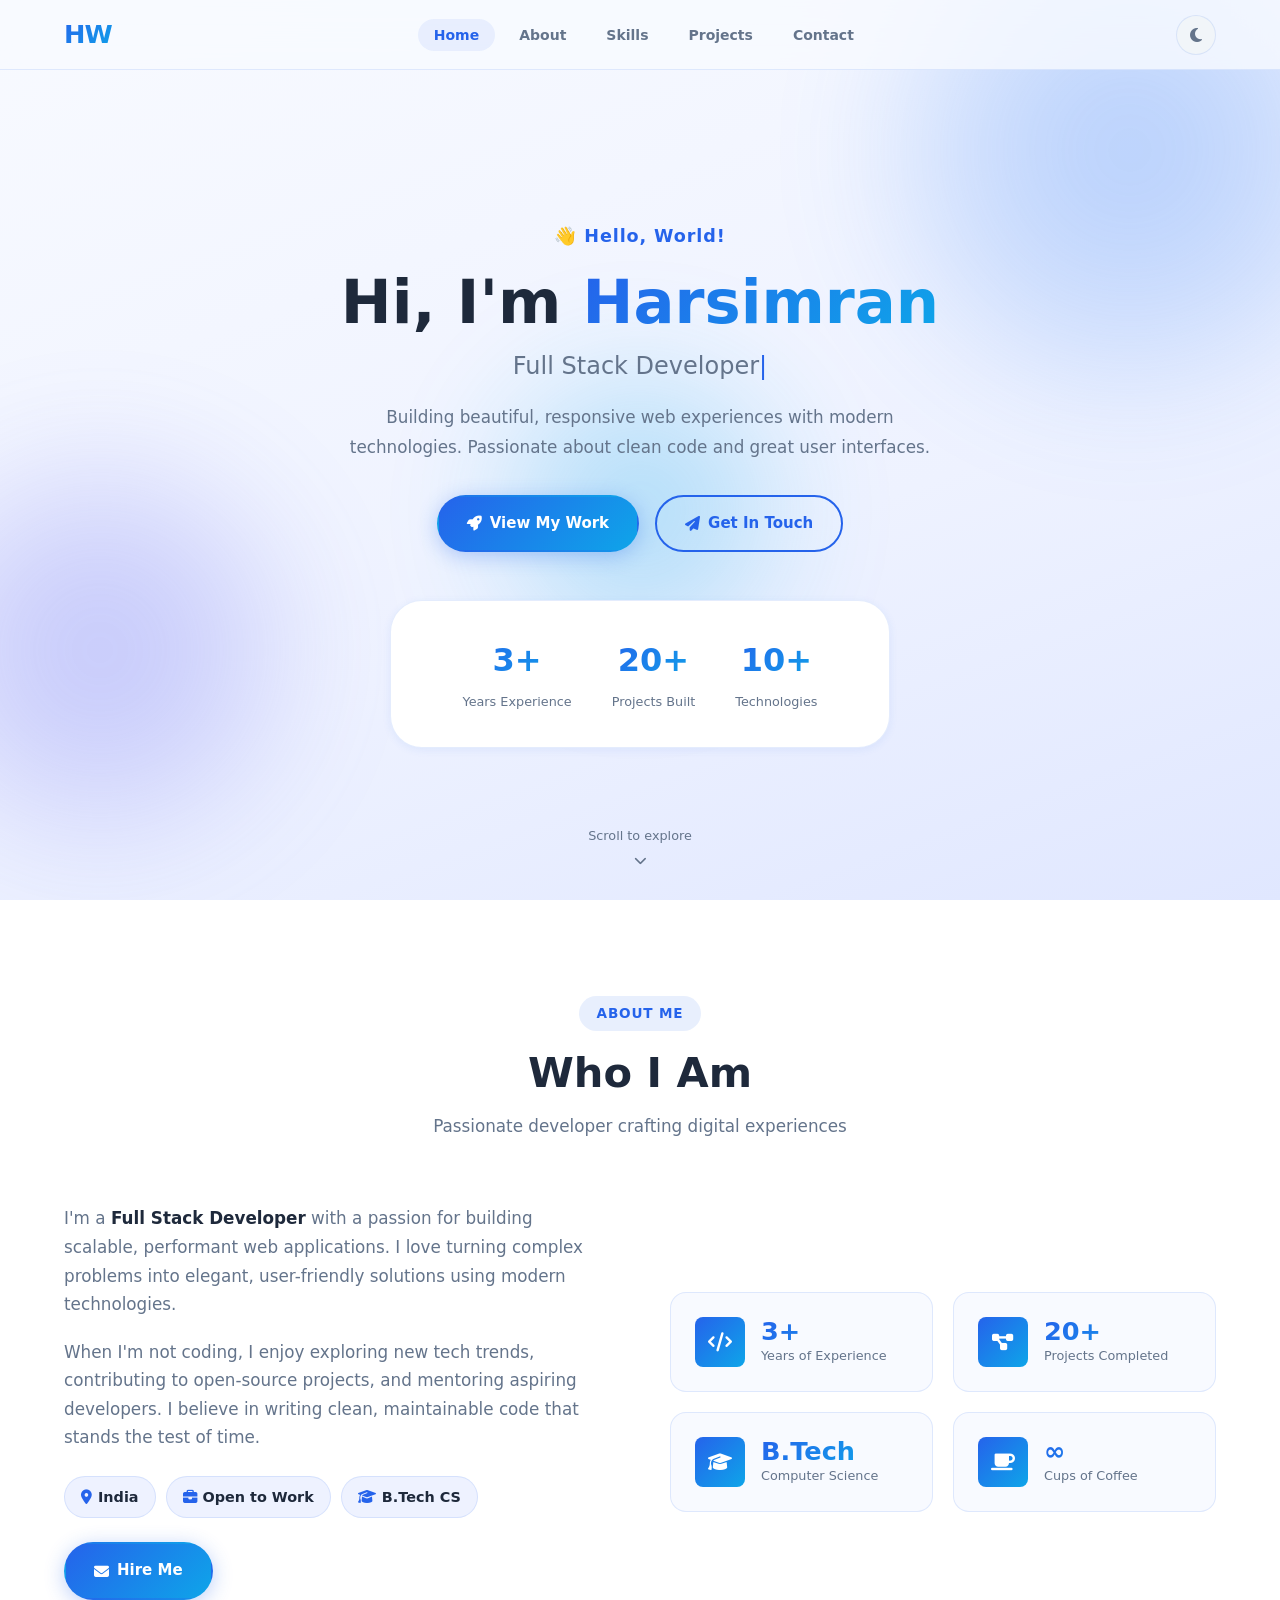
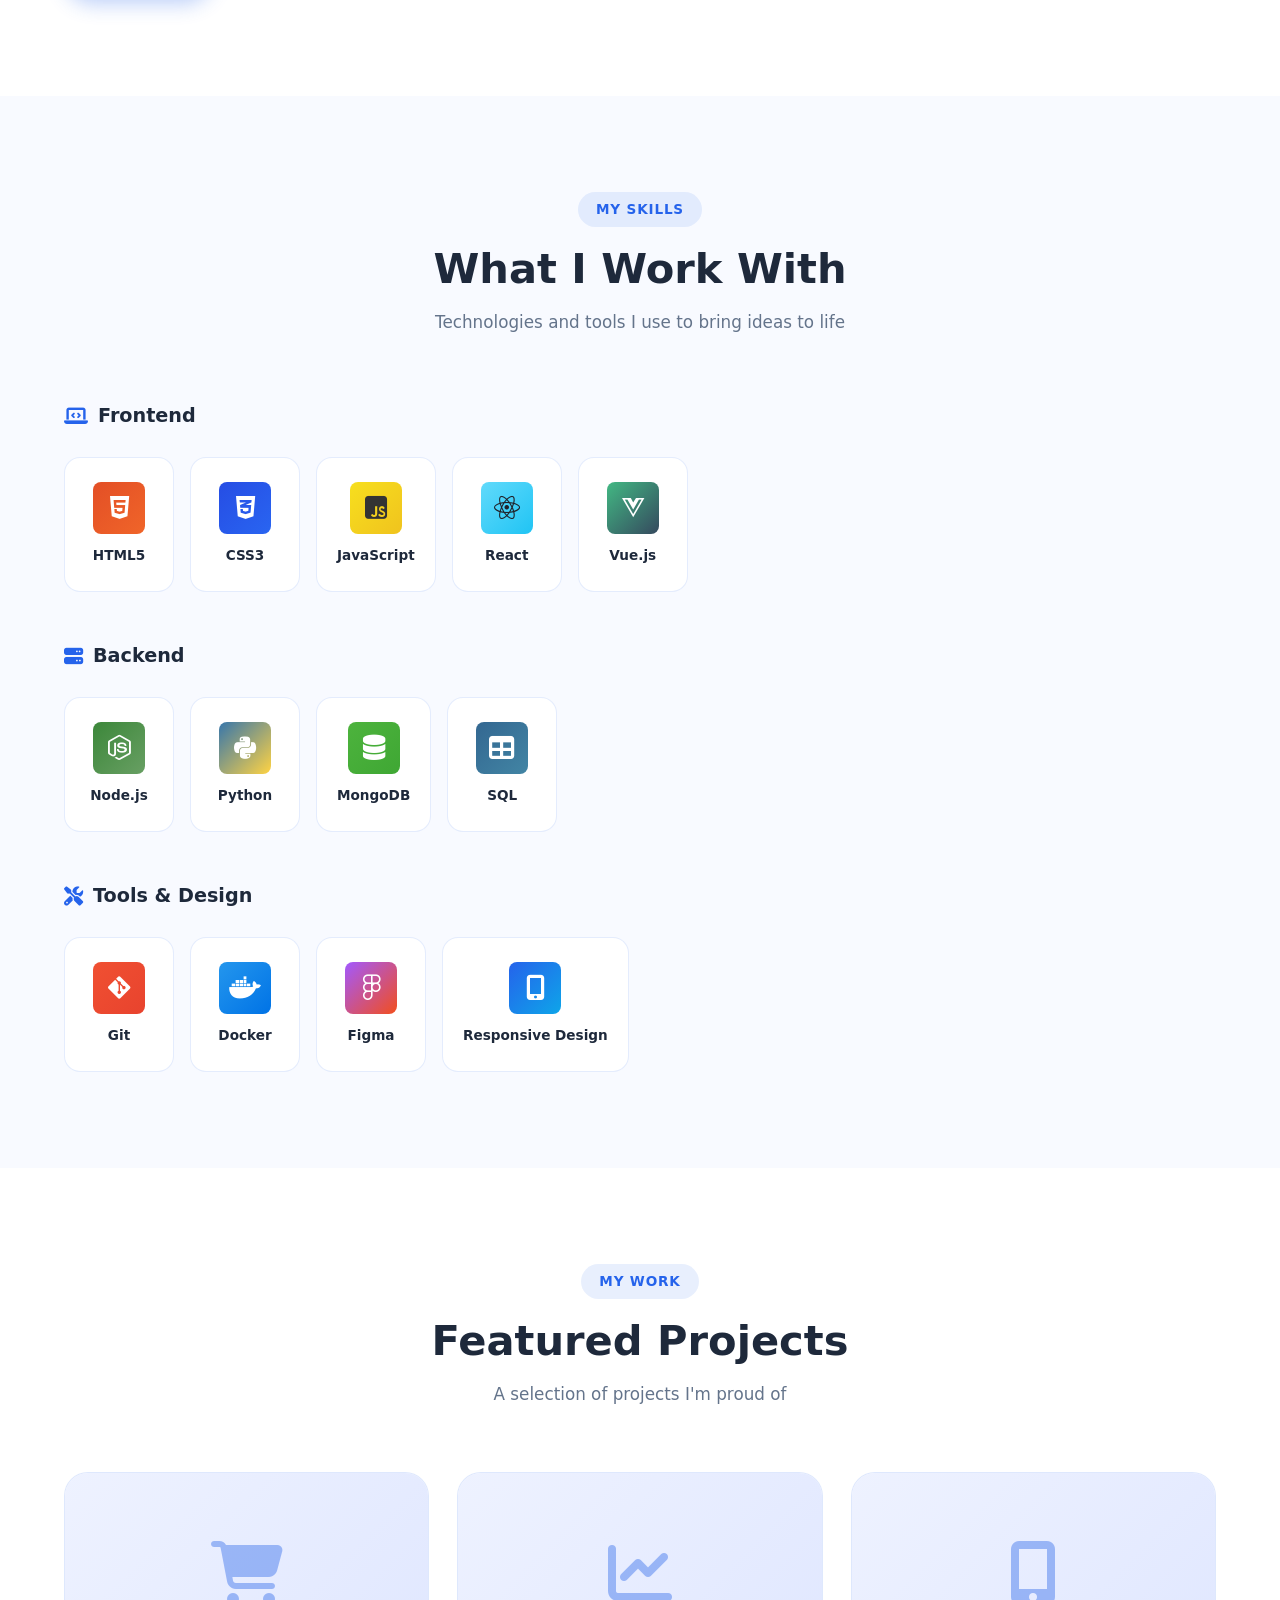
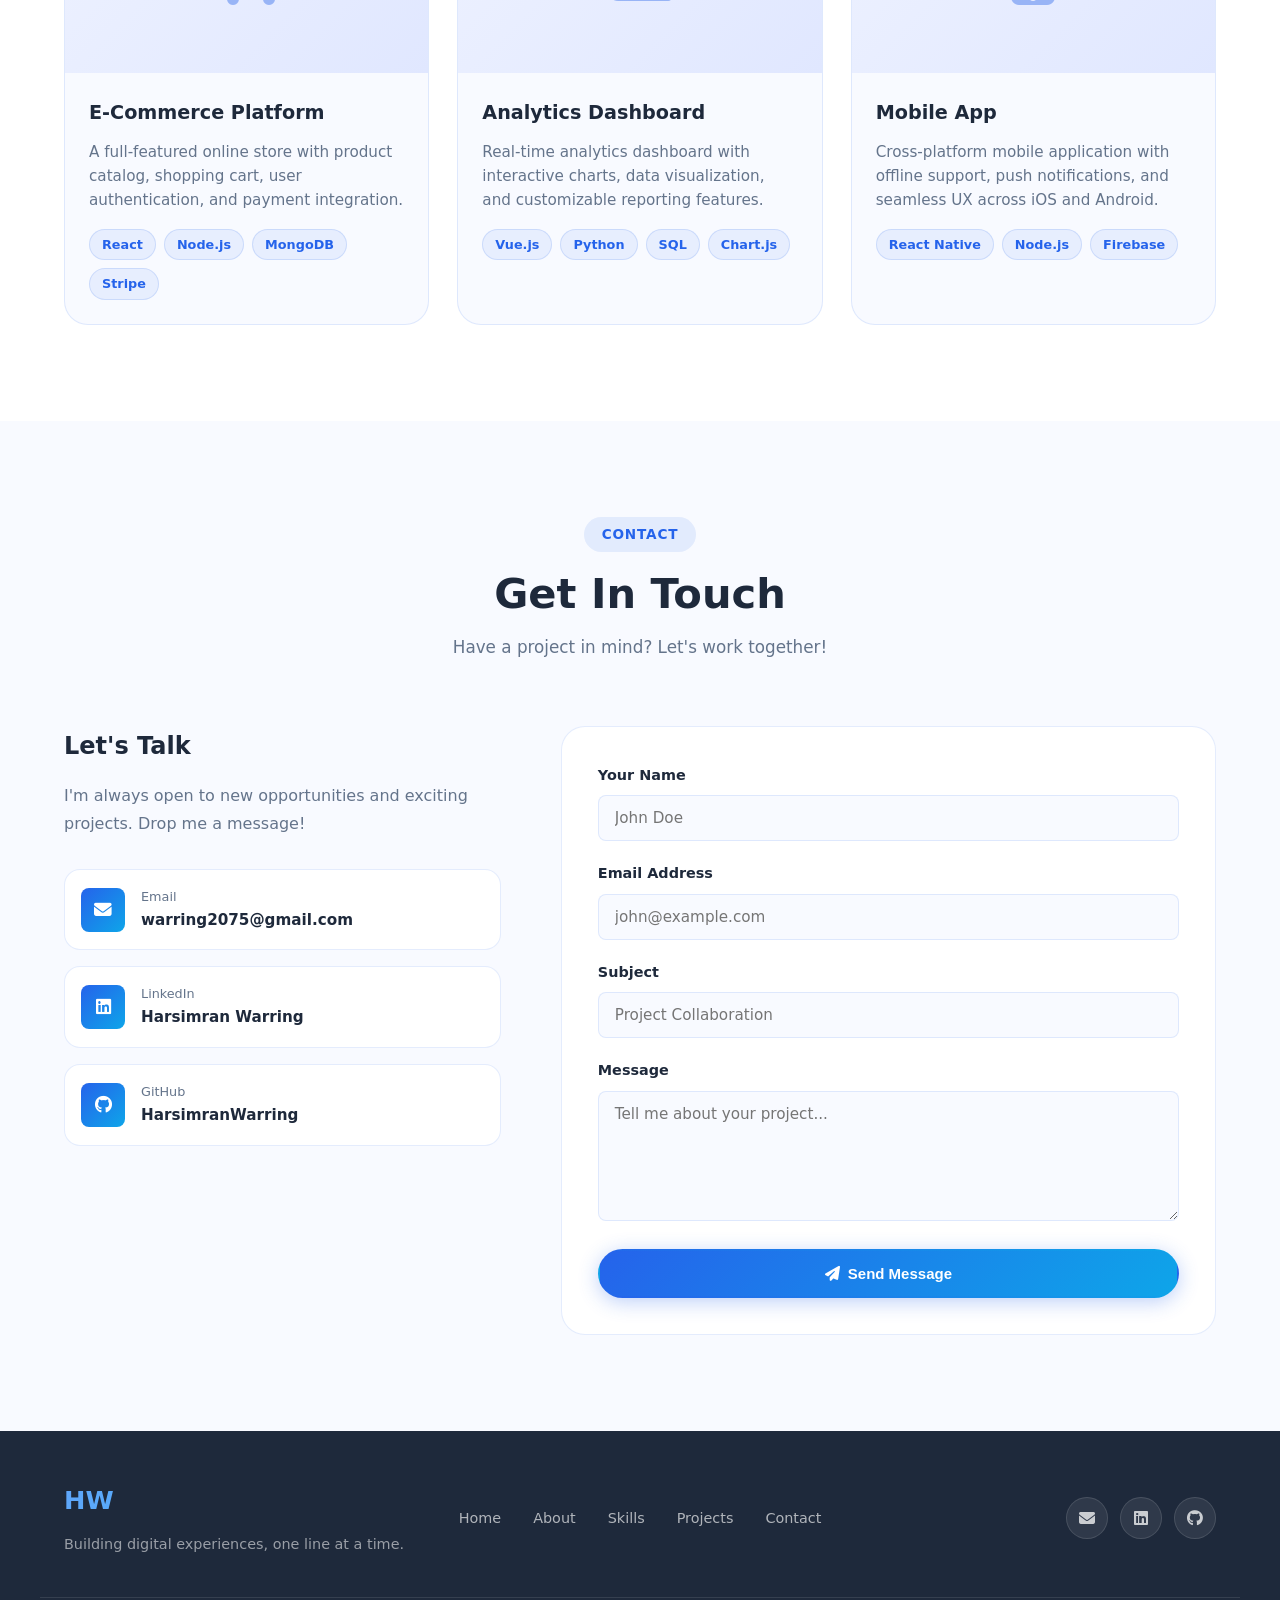
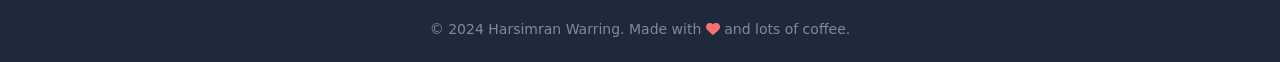
<file: index.html>
<!DOCTYPE html>
<html lang="en" data-theme="light">
<head>
    <meta charset="UTF-8">
    <meta name="viewport" content="width=device-width, initial-scale=1.0">
    <meta name="description" content="Harsimran Warring - Full Stack Developer & UI/UX Designer portfolio">
    <title>Harsimran Warring - Portfolio</title>
    <link rel="stylesheet" href="css/style.css">
    <link rel="stylesheet" href="css/animations.css">
    <link rel="stylesheet" href="css/responsive.css">
    <link rel="stylesheet" href="css/themes.css">
    <link rel="stylesheet" href="https://cdnjs.cloudflare.com/ajax/libs/font-awesome/6.4.0/css/all.min.css">
</head>
<body>

    <!-- ===== NAVBAR ===== -->
    <nav class="navbar" id="navbar">
        <div class="nav-container">
            <a href="#home" class="logo" data-scroll>HW</a>
            <ul class="nav-menu" id="nav-menu">
                <li><a href="#home"     class="nav-link" data-scroll>Home</a></li>
                <li><a href="#about"    class="nav-link" data-scroll>About</a></li>
                <li><a href="#skills"   class="nav-link" data-scroll>Skills</a></li>
                <li><a href="#projects" class="nav-link" data-scroll>Projects</a></li>
                <li><a href="#contact"  class="nav-link" data-scroll>Contact</a></li>
            </ul>
            <div class="nav-actions">
                <button class="theme-toggle" id="theme-toggle" aria-label="Toggle dark/light mode">
                    <i class="fas fa-moon" id="theme-icon"></i>
                </button>
                <button class="hamburger" id="hamburger" aria-label="Toggle navigation" aria-expanded="false">
                    <span></span>
                    <span></span>
                    <span></span>
                </button>
            </div>
        </div>
    </nav>

    <!-- ===== HERO SECTION ===== -->
    <section class="hero" id="home">
        <div class="hero-bg-shapes">
            <div class="shape shape-1"></div>
            <div class="shape shape-2"></div>
            <div class="shape shape-3"></div>
        </div>
        <div class="container hero-container">
            <div class="hero-text animate-slide-up">
                <p class="hero-greeting">👋 Hello, World!</p>
                <h1>Hi, I'm <span class="gradient-text">Harsimran</span></h1>
                <h2 class="hero-subtitle">
                    <span class="typed-text" id="typed-text"></span><span class="cursor">|</span>
                </h2>
                <p class="hero-description">
                    Building beautiful, responsive web experiences with modern technologies.
                    Passionate about clean code and great user interfaces.
                </p>
                <div class="hero-buttons">
                    <a href="#projects" class="btn btn-primary" data-scroll>
                        <i class="fas fa-rocket"></i> View My Work
                    </a>
                    <a href="#contact" class="btn btn-secondary" data-scroll>
                        <i class="fas fa-paper-plane"></i> Get In Touch
                    </a>
                </div>
                <div class="hero-stats">
                    <div class="stat-item">
                        <span class="stat-number">3+</span>
                        <span class="stat-label">Years Experience</span>
                    </div>
                    <div class="stat-item">
                        <span class="stat-number">20+</span>
                        <span class="stat-label">Projects Built</span>
                    </div>
                    <div class="stat-item">
                        <span class="stat-number">10+</span>
                        <span class="stat-label">Technologies</span>
                    </div>
                </div>
            </div>
        </div>
        <div class="scroll-indicator" id="scroll-indicator">
            <span>Scroll to explore</span>
            <i class="fas fa-chevron-down bounce"></i>
        </div>
    </section>

    <!-- ===== ABOUT SECTION ===== -->
    <section class="section about-section" id="about">
        <div class="container">
            <div class="section-header fade-in">
                <span class="section-tag">About Me</span>
                <h2 class="section-title">Who I Am</h2>
                <p class="section-subtitle">Passionate developer crafting digital experiences</p>
            </div>
            <div class="about-grid">
                <div class="about-text fade-in">
                    <p>
                        I'm a <strong>Full Stack Developer</strong> with a passion for building scalable,
                        performant web applications. I love turning complex problems into elegant,
                        user-friendly solutions using modern technologies.
                    </p>
                    <p>
                        When I'm not coding, I enjoy exploring new tech trends, contributing to
                        open-source projects, and mentoring aspiring developers. I believe in
                        writing clean, maintainable code that stands the test of time.
                    </p>
                    <div class="about-tags">
                        <span class="tag"><i class="fas fa-map-marker-alt"></i> India</span>
                        <span class="tag"><i class="fas fa-briefcase"></i> Open to Work</span>
                        <span class="tag"><i class="fas fa-graduation-cap"></i> B.Tech CS</span>
                    </div>
                    <a href="#contact" class="btn btn-primary" data-scroll style="margin-top: 1.5rem; display: inline-flex;">
                        <i class="fas fa-envelope"></i> Hire Me
                    </a>
                </div>
                <div class="about-stats fade-in">
                    <div class="stats-grid">
                        <div class="stat-card">
                            <div class="stat-icon"><i class="fas fa-code"></i></div>
                            <div class="stat-info">
                                <span class="stat-num">3+</span>
                                <span class="stat-desc">Years of Experience</span>
                            </div>
                        </div>
                        <div class="stat-card">
                            <div class="stat-icon"><i class="fas fa-project-diagram"></i></div>
                            <div class="stat-info">
                                <span class="stat-num">20+</span>
                                <span class="stat-desc">Projects Completed</span>
                            </div>
                        </div>
                        <div class="stat-card">
                            <div class="stat-icon"><i class="fas fa-graduation-cap"></i></div>
                            <div class="stat-info">
                                <span class="stat-num">B.Tech</span>
                                <span class="stat-desc">Computer Science</span>
                            </div>
                        </div>
                        <div class="stat-card">
                            <div class="stat-icon"><i class="fas fa-coffee"></i></div>
                            <div class="stat-info">
                                <span class="stat-num">∞</span>
                                <span class="stat-desc">Cups of Coffee</span>
                            </div>
                        </div>
                    </div>
                </div>
            </div>
        </div>
    </section>

    <!-- ===== SKILLS SECTION ===== -->
    <section class="section skills-section" id="skills">
        <div class="container">
            <div class="section-header fade-in">
                <span class="section-tag">My Skills</span>
                <h2 class="section-title">What I Work With</h2>
                <p class="section-subtitle">Technologies and tools I use to bring ideas to life</p>
            </div>
            <div class="skills-categories">
                <!-- Frontend -->
                <div class="skill-category fade-in">
                    <h3 class="category-title"><i class="fas fa-laptop-code"></i> Frontend</h3>
                    <div class="skills-grid">
                        <div class="skill-card">
                            <div class="skill-icon html"><i class="fab fa-html5"></i></div>
                            <span class="skill-name">HTML5</span>
                        </div>
                        <div class="skill-card">
                            <div class="skill-icon css"><i class="fab fa-css3-alt"></i></div>
                            <span class="skill-name">CSS3</span>
                        </div>
                        <div class="skill-card">
                            <div class="skill-icon js"><i class="fab fa-js-square"></i></div>
                            <span class="skill-name">JavaScript</span>
                        </div>
                        <div class="skill-card">
                            <div class="skill-icon react"><i class="fab fa-react"></i></div>
                            <span class="skill-name">React</span>
                        </div>
                        <div class="skill-card">
                            <div class="skill-icon vue"><i class="fab fa-vuejs"></i></div>
                            <span class="skill-name">Vue.js</span>
                        </div>
                    </div>
                </div>
                <!-- Backend -->
                <div class="skill-category fade-in">
                    <h3 class="category-title"><i class="fas fa-server"></i> Backend</h3>
                    <div class="skills-grid">
                        <div class="skill-card">
                            <div class="skill-icon node"><i class="fab fa-node-js"></i></div>
                            <span class="skill-name">Node.js</span>
                        </div>
                        <div class="skill-card">
                            <div class="skill-icon python"><i class="fab fa-python"></i></div>
                            <span class="skill-name">Python</span>
                        </div>
                        <div class="skill-card">
                            <div class="skill-icon mongo"><i class="fas fa-database"></i></div>
                            <span class="skill-name">MongoDB</span>
                        </div>
                        <div class="skill-card">
                            <div class="skill-icon sql"><i class="fas fa-table"></i></div>
                            <span class="skill-name">SQL</span>
                        </div>
                    </div>
                </div>
                <!-- Tools & Design -->
                <div class="skill-category fade-in">
                    <h3 class="category-title"><i class="fas fa-tools"></i> Tools & Design</h3>
                    <div class="skills-grid">
                        <div class="skill-card">
                            <div class="skill-icon git"><i class="fab fa-git-alt"></i></div>
                            <span class="skill-name">Git</span>
                        </div>
                        <div class="skill-card">
                            <div class="skill-icon docker"><i class="fab fa-docker"></i></div>
                            <span class="skill-name">Docker</span>
                        </div>
                        <div class="skill-card">
                            <div class="skill-icon figma"><i class="fab fa-figma"></i></div>
                            <span class="skill-name">Figma</span>
                        </div>
                        <div class="skill-card">
                            <div class="skill-icon responsive"><i class="fas fa-mobile-alt"></i></div>
                            <span class="skill-name">Responsive Design</span>
                        </div>
                    </div>
                </div>
            </div>
        </div>
    </section>

    <!-- ===== PROJECTS SECTION ===== -->
    <section class="section projects-section" id="projects">
        <div class="container">
            <div class="section-header fade-in">
                <span class="section-tag">My Work</span>
                <h2 class="section-title">Featured Projects</h2>
                <p class="section-subtitle">A selection of projects I'm proud of</p>
            </div>
            <div class="projects-grid">
                <!-- Project 1 -->
                <div class="project-card fade-in">
                    <div class="project-image">
                        <div class="project-placeholder">
                            <i class="fas fa-shopping-cart"></i>
                        </div>
                        <div class="project-overlay">
                            <a href="#" class="project-btn" aria-label="View live demo">
                                <i class="fas fa-external-link-alt"></i> Live Demo
                            </a>
                            <a href="https://github.com/HarsimranWarring" class="project-btn" target="_blank" rel="noopener noreferrer" aria-label="View source code">
                                <i class="fab fa-github"></i> Code
                            </a>
                        </div>
                    </div>
                    <div class="project-info">
                        <h3 class="project-title">E-Commerce Platform</h3>
                        <p class="project-description">
                            A full-featured online store with product catalog, shopping cart,
                            user authentication, and payment integration.
                        </p>
                        <div class="project-tags">
                            <span class="tech-tag">React</span>
                            <span class="tech-tag">Node.js</span>
                            <span class="tech-tag">MongoDB</span>
                            <span class="tech-tag">Stripe</span>
                        </div>
                    </div>
                </div>
                <!-- Project 2 -->
                <div class="project-card fade-in">
                    <div class="project-image">
                        <div class="project-placeholder">
                            <i class="fas fa-chart-line"></i>
                        </div>
                        <div class="project-overlay">
                            <a href="#" class="project-btn" aria-label="View live demo">
                                <i class="fas fa-external-link-alt"></i> Live Demo
                            </a>
                            <a href="https://github.com/HarsimranWarring" class="project-btn" target="_blank" rel="noopener noreferrer" aria-label="View source code">
                                <i class="fab fa-github"></i> Code
                            </a>
                        </div>
                    </div>
                    <div class="project-info">
                        <h3 class="project-title">Analytics Dashboard</h3>
                        <p class="project-description">
                            Real-time analytics dashboard with interactive charts, data
                            visualization, and customizable reporting features.
                        </p>
                        <div class="project-tags">
                            <span class="tech-tag">Vue.js</span>
                            <span class="tech-tag">Python</span>
                            <span class="tech-tag">SQL</span>
                            <span class="tech-tag">Chart.js</span>
                        </div>
                    </div>
                </div>
                <!-- Project 3 -->
                <div class="project-card fade-in">
                    <div class="project-image">
                        <div class="project-placeholder">
                            <i class="fas fa-mobile-alt"></i>
                        </div>
                        <div class="project-overlay">
                            <a href="#" class="project-btn" aria-label="View live demo">
                                <i class="fas fa-external-link-alt"></i> Live Demo
                            </a>
                            <a href="https://github.com/HarsimranWarring" class="project-btn" target="_blank" rel="noopener noreferrer" aria-label="View source code">
                                <i class="fab fa-github"></i> Code
                            </a>
                        </div>
                    </div>
                    <div class="project-info">
                        <h3 class="project-title">Mobile App</h3>
                        <p class="project-description">
                            Cross-platform mobile application with offline support, push
                            notifications, and seamless UX across iOS and Android.
                        </p>
                        <div class="project-tags">
                            <span class="tech-tag">React Native</span>
                            <span class="tech-tag">Node.js</span>
                            <span class="tech-tag">Firebase</span>
                        </div>
                    </div>
                </div>
            </div>
        </div>
    </section>

    <!-- ===== CONTACT SECTION ===== -->
    <section class="section contact-section" id="contact">
        <div class="container">
            <div class="section-header fade-in">
                <span class="section-tag">Contact</span>
                <h2 class="section-title">Get In Touch</h2>
                <p class="section-subtitle">Have a project in mind? Let's work together!</p>
            </div>
            <div class="contact-grid">
                <!-- Contact Info -->
                <div class="contact-info fade-in">
                    <h3>Let's Talk</h3>
                    <p>I'm always open to new opportunities and exciting projects. Drop me a message!</p>
                    <div class="contact-links">
                        <a href="mailto:warring2075@gmail.com" class="contact-link">
                            <div class="contact-link-icon"><i class="fas fa-envelope"></i></div>
                            <div class="contact-link-text">
                                <span class="link-label">Email</span>
                                <span class="link-value">warring2075@gmail.com</span>
                            </div>
                        </a>
                        <a href="https://linkedin.com" class="contact-link" target="_blank" rel="noopener noreferrer">
                            <div class="contact-link-icon"><i class="fab fa-linkedin"></i></div>
                            <div class="contact-link-text">
                                <span class="link-label">LinkedIn</span>
                                <span class="link-value">Harsimran Warring</span>
                            </div>
                        </a>
                        <a href="https://github.com/HarsimranWarring" class="contact-link" target="_blank" rel="noopener noreferrer">
                            <div class="contact-link-icon"><i class="fab fa-github"></i></div>
                            <div class="contact-link-text">
                                <span class="link-label">GitHub</span>
                                <span class="link-value">HarsimranWarring</span>
                            </div>
                        </a>
                    </div>
                </div>
                <!-- Contact Form -->
                <div class="contact-form-wrapper fade-in">
                    <form id="contact-form" class="contact-form" novalidate>
                        <div class="form-group">
                            <label for="name">Your Name</label>
                            <input type="text" id="name" name="name" placeholder="John Doe" required>
                        </div>
                        <div class="form-group">
                            <label for="email">Email Address</label>
                            <input type="email" id="email" name="email" placeholder="john@example.com" required>
                        </div>
                        <div class="form-group">
                            <label for="subject">Subject</label>
                            <input type="text" id="subject" name="subject" placeholder="Project Collaboration" required>
                        </div>
                        <div class="form-group">
                            <label for="message">Message</label>
                            <textarea id="message" name="message" rows="5" placeholder="Tell me about your project..." required></textarea>
                        </div>
                        <button type="submit" class="btn btn-primary btn-full">
                            <i class="fas fa-paper-plane"></i> Send Message
                        </button>
                    </form>
                    <div id="form-success" class="form-success" hidden>
                        <i class="fas fa-check-circle"></i>
                        <h4>Message Sent!</h4>
                        <p>Thank you for reaching out. I'll get back to you soon!</p>
                    </div>
                </div>
            </div>
        </div>
    </section>

    <!-- ===== FOOTER ===== -->
    <footer class="footer">
        <div class="container footer-content">
            <div class="footer-left">
                <span class="footer-logo">HW</span>
                <p>Building digital experiences, one line at a time.</p>
            </div>
            <div class="footer-links">
                <a href="#home"     class="footer-nav-link" data-scroll>Home</a>
                <a href="#about"    class="footer-nav-link" data-scroll>About</a>
                <a href="#skills"   class="footer-nav-link" data-scroll>Skills</a>
                <a href="#projects" class="footer-nav-link" data-scroll>Projects</a>
                <a href="#contact"  class="footer-nav-link" data-scroll>Contact</a>
            </div>
            <div class="footer-social">
                <a href="mailto:warring2075@gmail.com" class="social-link" aria-label="Email">
                    <i class="fas fa-envelope"></i>
                </a>
                <a href="https://linkedin.com" class="social-link" target="_blank" rel="noopener noreferrer" aria-label="LinkedIn">
                    <i class="fab fa-linkedin"></i>
                </a>
                <a href="https://github.com/HarsimranWarring" class="social-link" target="_blank" rel="noopener noreferrer" aria-label="GitHub">
                    <i class="fab fa-github"></i>
                </a>
            </div>
        </div>
        <div class="footer-bottom">
            <p>&copy; 2024 Harsimran Warring. Made with <i class="fas fa-heart"></i> and lots of coffee.</p>
        </div>
    </footer>

    <!-- Back to top button -->
    <button class="back-to-top" id="back-to-top" aria-label="Back to top">
        <i class="fas fa-chevron-up"></i>
    </button>

    <script src="js/smooth-scroll.js"></script>
    <script src="js/theme.js"></script>
    <script src="js/animations.js"></script>
    <script src="js/main.js"></script>
</body>
</html>
</file>
<file: css/style.css>
/* ===== CSS RESET & BASE ===== */
*, *::before, *::after {
    margin: 0;
    padding: 0;
    box-sizing: border-box;
}

:root {
    /* Colors */
    --primary:       #2563eb;
    --primary-dark:  #1d4ed8;
    --secondary:     #0ea5e9;
    --accent:        #6366f1;

    /* Light theme */
    --bg:            #f8faff;
    --bg-secondary:  #eef2ff;
    --surface:       #ffffff;
    --surface-alt:   #f1f5f9;
    --text:          #1e293b;
    --text-muted:    #64748b;
    --border:        rgba(37, 99, 235, 0.12);

    /* Shadows */
    --shadow-sm:     0 2px 8px rgba(37, 99, 235, 0.08);
    --shadow-md:     0 8px 30px rgba(37, 99, 235, 0.12);
    --shadow-lg:     0 20px 60px rgba(37, 99, 235, 0.16);

    /* Spacing */
    --section-padding: 6rem 0;
    --nav-height: 70px;

    /* Transitions */
    --transition: 0.3s ease;

    /* Radius */
    --radius-sm:  8px;
    --radius-md:  16px;
    --radius-lg:  24px;
    --radius-xl:  32px;
}

html {
    scroll-behavior: smooth;
    font-size: 16px;
}

body {
    font-family: 'Segoe UI', system-ui, -apple-system, sans-serif;
    background: var(--bg);
    color: var(--text);
    line-height: 1.7;
    overflow-x: hidden;
}

.container {
    max-width: 1200px;
    margin: 0 auto;
    padding: 0 24px;
}

img { max-width: 100%; display: block; }
a  { text-decoration: none; color: inherit; }
ul { list-style: none; }

/* ===== TYPOGRAPHY ===== */
h1 { font-size: clamp(2.4rem, 5vw, 3.8rem); font-weight: 800; line-height: 1.15; }
h2 { font-size: clamp(1.8rem, 3.5vw, 2.6rem); font-weight: 700; line-height: 1.25; }
h3 { font-size: clamp(1.1rem, 2vw, 1.4rem); font-weight: 600; }

.gradient-text {
    background: linear-gradient(135deg, var(--primary), var(--secondary));
    -webkit-background-clip: text;
    -webkit-text-fill-color: transparent;
    background-clip: text;
}

/* ===== BUTTONS ===== */
.btn {
    display: inline-flex;
    align-items: center;
    gap: 8px;
    padding: 14px 28px;
    border-radius: 50px;
    font-size: 15px;
    font-weight: 600;
    cursor: pointer;
    border: 2px solid transparent;
    transition: all var(--transition);
    white-space: nowrap;
}

.btn-primary {
    background: linear-gradient(135deg, var(--primary), var(--secondary));
    color: #fff;
    box-shadow: 0 4px 20px rgba(37, 99, 235, 0.3);
}
.btn-primary:hover {
    transform: translateY(-2px);
    box-shadow: 0 8px 30px rgba(37, 99, 235, 0.45);
}

.btn-secondary {
    background: transparent;
    color: var(--primary);
    border-color: var(--primary);
}
.btn-secondary:hover {
    background: var(--primary);
    color: #fff;
    transform: translateY(-2px);
    box-shadow: 0 8px 30px rgba(37, 99, 235, 0.3);
}

.btn-full { width: 100%; justify-content: center; }

/* ===== NAVBAR ===== */
.navbar {
    position: fixed;
    top: 0;
    left: 0;
    right: 0;
    z-index: 1000;
    height: var(--nav-height);
    background: rgba(248, 250, 255, 0.8);
    backdrop-filter: blur(20px);
    -webkit-backdrop-filter: blur(20px);
    border-bottom: 1px solid var(--border);
    transition: all var(--transition);
}

.navbar.scrolled {
    background: rgba(248, 250, 255, 0.95);
    box-shadow: var(--shadow-md);
}

.nav-container {
    max-width: 1200px;
    margin: 0 auto;
    padding: 0 24px;
    height: 100%;
    display: flex;
    align-items: center;
    justify-content: space-between;
}

.logo {
    font-size: 1.6rem;
    font-weight: 800;
    background: linear-gradient(135deg, var(--primary), var(--secondary));
    -webkit-background-clip: text;
    -webkit-text-fill-color: transparent;
    background-clip: text;
    letter-spacing: -1px;
    transition: transform var(--transition);
}
.logo:hover { transform: scale(1.05); }

.nav-menu {
    display: flex;
    align-items: center;
    gap: 8px;
}

.nav-link {
    padding: 8px 16px;
    border-radius: 50px;
    font-weight: 600;
    font-size: 14px;
    color: var(--text-muted);
    transition: all var(--transition);
    position: relative;
}
.nav-link:hover,
.nav-link.active {
    color: var(--primary);
    background: rgba(37, 99, 235, 0.08);
}

.nav-actions {
    display: flex;
    align-items: center;
    gap: 8px;
}

.theme-toggle {
    width: 40px;
    height: 40px;
    border-radius: 50%;
    background: var(--surface-alt);
    border: 1px solid var(--border);
    cursor: pointer;
    display: flex;
    align-items: center;
    justify-content: center;
    font-size: 16px;
    color: var(--text-muted);
    transition: all var(--transition);
}
.theme-toggle:hover {
    background: var(--primary);
    color: #fff;
    border-color: var(--primary);
    transform: rotate(15deg);
}

.hamburger {
    display: none;
    flex-direction: column;
    gap: 5px;
    cursor: pointer;
    background: none;
    border: none;
    padding: 6px;
}
.hamburger span {
    display: block;
    width: 24px;
    height: 2px;
    background: var(--text);
    border-radius: 2px;
    transition: all 0.3s ease;
}
.hamburger.active span:nth-child(1) { transform: translateY(7px) rotate(45deg); }
.hamburger.active span:nth-child(2) { opacity: 0; }
.hamburger.active span:nth-child(3) { transform: translateY(-7px) rotate(-45deg); }

/* ===== HERO SECTION ===== */
.hero {
    min-height: 100vh;
    display: flex;
    flex-direction: column;
    align-items: center;
    justify-content: center;
    position: relative;
    overflow: hidden;
    padding-top: var(--nav-height);
    background: linear-gradient(160deg, var(--bg) 0%, var(--bg-secondary) 60%, #e0e7ff 100%);
}

.hero-bg-shapes {
    position: absolute;
    inset: 0;
    pointer-events: none;
    overflow: hidden;
}

.shape {
    position: absolute;
    border-radius: 50%;
    opacity: 0.35;
    filter: blur(60px);
}
.shape-1 {
    width: 500px; height: 500px;
    background: radial-gradient(circle, #3b82f6, transparent);
    top: -100px; right: -100px;
}
.shape-2 {
    width: 400px; height: 400px;
    background: radial-gradient(circle, #6366f1, transparent);
    bottom: 50px; left: -100px;
}
.shape-3 {
    width: 300px; height: 300px;
    background: radial-gradient(circle, #0ea5e9, transparent);
    top: 40%; left: 50%;
    transform: translateX(-50%);
}

.hero-container {
    position: relative;
    z-index: 1;
    text-align: center;
    max-width: 800px;
}

.hero-greeting {
    font-size: 1.1rem;
    font-weight: 600;
    color: var(--primary);
    margin-bottom: 1rem;
    letter-spacing: 0.05em;
}

.hero h1 { margin-bottom: 0.8rem; }

.hero-subtitle {
    font-size: clamp(1.1rem, 2.5vw, 1.5rem);
    font-weight: 400;
    color: var(--text-muted);
    margin-bottom: 1.2rem;
    min-height: 2rem;
}

.cursor {
    display: inline-block;
    animation: blink 0.8s step-end infinite;
    color: var(--primary);
    font-weight: 300;
}

@keyframes blink {
    0%, 100% { opacity: 1; }
    50%       { opacity: 0; }
}

.hero-description {
    font-size: 1.05rem;
    color: var(--text-muted);
    max-width: 600px;
    margin: 0 auto 2rem;
    line-height: 1.8;
}

.hero-buttons {
    display: flex;
    gap: 16px;
    justify-content: center;
    flex-wrap: wrap;
    margin-bottom: 3rem;
}

.hero-stats {
    display: flex;
    justify-content: center;
    gap: 40px;
    flex-wrap: wrap;
    padding: 2rem;
    background: var(--surface);
    border-radius: var(--radius-xl);
    border: 1px solid var(--border);
    box-shadow: var(--shadow-sm);
    max-width: 500px;
    margin: 0 auto;
}

.stat-item { text-align: center; }
.stat-number {
    display: block;
    font-size: 2rem;
    font-weight: 800;
    background: linear-gradient(135deg, var(--primary), var(--secondary));
    -webkit-background-clip: text;
    -webkit-text-fill-color: transparent;
    background-clip: text;
}
.stat-label {
    font-size: 0.8rem;
    color: var(--text-muted);
    font-weight: 500;
}

.scroll-indicator {
    position: absolute;
    bottom: 32px;
    left: 50%;
    transform: translateX(-50%);
    display: flex;
    flex-direction: column;
    align-items: center;
    gap: 8px;
    font-size: 0.8rem;
    color: var(--text-muted);
    cursor: pointer;
    transition: color var(--transition);
}
.scroll-indicator:hover { color: var(--primary); }

.bounce {
    animation: bounce 2s ease infinite;
}
@keyframes bounce {
    0%, 100% { transform: translateY(0); }
    50%       { transform: translateY(6px); }
}

/* ===== SECTIONS ===== */
.section {
    padding: var(--section-padding);
}

.section-header {
    text-align: center;
    margin-bottom: 4rem;
}

.section-tag {
    display: inline-block;
    padding: 6px 18px;
    background: rgba(37, 99, 235, 0.1);
    color: var(--primary);
    border-radius: 50px;
    font-size: 0.85rem;
    font-weight: 700;
    letter-spacing: 0.06em;
    text-transform: uppercase;
    margin-bottom: 1rem;
}

.section-title {
    margin-bottom: 0.8rem;
}

.section-subtitle {
    font-size: 1.05rem;
    color: var(--text-muted);
    max-width: 500px;
    margin: 0 auto;
}

/* ===== ABOUT SECTION ===== */
.about-section {
    background: var(--surface);
}

.about-grid {
    display: grid;
    grid-template-columns: 1fr 1fr;
    gap: 60px;
    align-items: center;
}

.about-text p {
    margin-bottom: 1.2rem;
    color: var(--text-muted);
    font-size: 1.05rem;
}
.about-text strong { color: var(--text); }

.about-tags {
    display: flex;
    flex-wrap: wrap;
    gap: 10px;
    margin-top: 1.5rem;
}

.tag {
    display: inline-flex;
    align-items: center;
    gap: 6px;
    padding: 8px 16px;
    background: var(--bg-secondary);
    border: 1px solid var(--border);
    border-radius: 50px;
    font-size: 0.9rem;
    font-weight: 600;
    color: var(--text);
    transition: all var(--transition);
}
.tag i { color: var(--primary); }
.tag:hover {
    background: var(--primary);
    color: #fff;
    border-color: var(--primary);
}
.tag:hover i { color: #fff; }

.stats-grid {
    display: grid;
    grid-template-columns: 1fr 1fr;
    gap: 20px;
}

.stat-card {
    background: var(--bg);
    border: 1px solid var(--border);
    border-radius: var(--radius-md);
    padding: 24px;
    display: flex;
    align-items: center;
    gap: 16px;
    transition: all var(--transition);
}
.stat-card:hover {
    transform: translateY(-4px);
    box-shadow: var(--shadow-md);
    border-color: var(--primary);
}

.stat-icon {
    width: 50px;
    height: 50px;
    border-radius: var(--radius-sm);
    background: linear-gradient(135deg, var(--primary), var(--secondary));
    display: flex;
    align-items: center;
    justify-content: center;
    color: #fff;
    font-size: 1.2rem;
    flex-shrink: 0;
}

.stat-info { display: flex; flex-direction: column; }
.stat-num {
    font-size: 1.6rem;
    font-weight: 800;
    background: linear-gradient(135deg, var(--primary), var(--secondary));
    -webkit-background-clip: text;
    -webkit-text-fill-color: transparent;
    background-clip: text;
    line-height: 1.1;
}
.stat-desc { font-size: 0.8rem; color: var(--text-muted); font-weight: 500; }

/* ===== SKILLS SECTION ===== */
.skills-section {
    background: var(--bg);
}

.skills-categories {
    display: flex;
    flex-direction: column;
    gap: 48px;
}


.category-title {
    display: flex;
    align-items: center;
    gap: 10px;
    margin-bottom: 1.5rem;
    color: var(--text);
    font-size: 1.2rem;
}
.category-title i { color: var(--primary); }

.skills-grid {
    display: flex;
    flex-wrap: wrap;
    gap: 16px;
}

.skill-card {
    display: flex;
    flex-direction: column;
    align-items: center;
    gap: 10px;
    padding: 24px 20px;
    background: var(--surface);
    border: 1px solid var(--border);
    border-radius: var(--radius-md);
    min-width: 110px;
    cursor: default;
    transition: all var(--transition);
}
.skill-card:hover {
    transform: translateY(-6px);
    box-shadow: var(--shadow-md);
    border-color: var(--primary);
}

.skill-icon {
    width: 52px;
    height: 52px;
    border-radius: var(--radius-sm);
    display: flex;
    align-items: center;
    justify-content: center;
    font-size: 1.6rem;
    color: #fff;
    transition: transform var(--transition);
}
.skill-card:hover .skill-icon { transform: scale(1.1); }

.skill-icon.html    { background: linear-gradient(135deg, #e34f26, #f06529); }
.skill-icon.css     { background: linear-gradient(135deg, #264de4, #2965f1); }
.skill-icon.js      { background: linear-gradient(135deg, #f7df1e, #f0c31e); color: #333; }
.skill-icon.react   { background: linear-gradient(135deg, #61dafb, #20c4f4); color: #20232a; }
.skill-icon.vue     { background: linear-gradient(135deg, #42b883, #35495e); }
.skill-icon.node    { background: linear-gradient(135deg, #3c873a, #689f63); }
.skill-icon.python  { background: linear-gradient(135deg, #3776ab, #ffd343); }
.skill-icon.mongo   { background: linear-gradient(135deg, #4db33d, #3fa734); }
.skill-icon.sql     { background: linear-gradient(135deg, #336791, #4285a4); }
.skill-icon.git     { background: linear-gradient(135deg, #f05032, #e8432e); }
.skill-icon.docker  { background: linear-gradient(135deg, #2496ed, #0073e6); }
.skill-icon.figma   { background: linear-gradient(135deg, #a259ff, #f24e1e); }
.skill-icon.responsive { background: linear-gradient(135deg, var(--primary), var(--secondary)); }

.skill-name { font-size: 0.85rem; font-weight: 600; color: var(--text); text-align: center; }

/* ===== PROJECTS SECTION ===== */
.projects-section { background: var(--surface); }

.projects-grid {
    display: grid;
    grid-template-columns: repeat(auto-fit, minmax(320px, 1fr));
    gap: 28px;
}

.project-card {
    background: var(--bg);
    border: 1px solid var(--border);
    border-radius: var(--radius-lg);
    overflow: hidden;
    transition: all var(--transition);
}
.project-card:hover {
    transform: translateY(-8px);
    box-shadow: var(--shadow-lg);
    border-color: var(--primary);
}

.project-image {
    position: relative;
    height: 200px;
    background: linear-gradient(135deg, var(--bg-secondary), #e0e7ff);
    overflow: hidden;
}

.project-placeholder {
    width: 100%;
    height: 100%;
    display: flex;
    align-items: center;
    justify-content: center;
    font-size: 4rem;
    color: var(--primary);
    opacity: 0.4;
}

.project-overlay {
    position: absolute;
    inset: 0;
    background: rgba(37, 99, 235, 0.9);
    display: flex;
    align-items: center;
    justify-content: center;
    gap: 16px;
    opacity: 0;
    transition: opacity var(--transition);
}
.project-card:hover .project-overlay { opacity: 1; }

.project-btn {
    display: inline-flex;
    align-items: center;
    gap: 6px;
    padding: 10px 20px;
    background: rgba(255, 255, 255, 0.2);
    color: #fff;
    border-radius: 50px;
    font-size: 0.9rem;
    font-weight: 600;
    border: 1px solid rgba(255, 255, 255, 0.4);
    transition: all var(--transition);
}
.project-btn:hover { background: rgba(255, 255, 255, 0.35); }

.project-info { padding: 24px; }
.project-title { margin-bottom: 10px; font-size: 1.2rem; }
.project-description { color: var(--text-muted); font-size: 0.95rem; margin-bottom: 16px; line-height: 1.6; }

.project-tags {
    display: flex;
    flex-wrap: wrap;
    gap: 8px;
}

.tech-tag {
    padding: 4px 12px;
    background: rgba(37, 99, 235, 0.08);
    color: var(--primary);
    border-radius: 50px;
    font-size: 0.8rem;
    font-weight: 600;
    border: 1px solid rgba(37, 99, 235, 0.15);
}

/* ===== CONTACT SECTION ===== */
.contact-section { background: var(--bg); }

.contact-grid {
    display: grid;
    grid-template-columns: 1fr 1.5fr;
    gap: 60px;
    align-items: start;
}

.contact-info h3 {
    margin-bottom: 1rem;
    font-size: 1.5rem;
}
.contact-info > p {
    color: var(--text-muted);
    margin-bottom: 2rem;
    font-size: 1rem;
    line-height: 1.7;
}

.contact-links {
    display: flex;
    flex-direction: column;
    gap: 16px;
}

.contact-link {
    display: flex;
    align-items: center;
    gap: 16px;
    padding: 16px;
    background: var(--surface);
    border: 1px solid var(--border);
    border-radius: var(--radius-md);
    transition: all var(--transition);
}
.contact-link:hover {
    border-color: var(--primary);
    box-shadow: var(--shadow-sm);
    transform: translateX(4px);
}

.contact-link-icon {
    width: 44px;
    height: 44px;
    border-radius: var(--radius-sm);
    background: linear-gradient(135deg, var(--primary), var(--secondary));
    display: flex;
    align-items: center;
    justify-content: center;
    color: #fff;
    font-size: 1.1rem;
    flex-shrink: 0;
}

.contact-link-text {
    display: flex;
    flex-direction: column;
}
.link-label { font-size: 0.8rem; color: var(--text-muted); font-weight: 500; }
.link-value { font-size: 0.95rem; font-weight: 600; color: var(--text); }

/* Contact Form */
.contact-form-wrapper {
    background: var(--surface);
    border: 1px solid var(--border);
    border-radius: var(--radius-lg);
    padding: 36px;
}

.form-group {
    margin-bottom: 20px;
}
.form-group label {
    display: block;
    font-size: 0.9rem;
    font-weight: 600;
    color: var(--text);
    margin-bottom: 8px;
}
.form-group input,
.form-group textarea {
    width: 100%;
    padding: 13px 16px;
    background: var(--bg);
    border: 1px solid var(--border);
    border-radius: var(--radius-sm);
    font-size: 0.95rem;
    color: var(--text);
    font-family: inherit;
    transition: all var(--transition);
    outline: none;
}
.form-group input:focus,
.form-group textarea:focus {
    border-color: var(--primary);
    box-shadow: 0 0 0 3px rgba(37, 99, 235, 0.12);
    background: var(--surface);
}
.form-group textarea { resize: vertical; min-height: 130px; }

.form-success {
    text-align: center;
    padding: 48px 24px;
}
.form-success i {
    font-size: 3.5rem;
    color: #22c55e;
    margin-bottom: 1rem;
    display: block;
}
.form-success h4 { font-size: 1.4rem; margin-bottom: 0.5rem; }
.form-success p  { color: var(--text-muted); }

/* ===== FOOTER ===== */
.footer {
    background: var(--text);
    color: rgba(255, 255, 255, 0.85);
    padding: 48px 0 0;
}

.footer-content {
    display: grid;
    grid-template-columns: 1fr auto 1fr;
    gap: 32px;
    align-items: center;
    padding-bottom: 40px;
    border-bottom: 1px solid rgba(255, 255, 255, 0.1);
}

.footer-left { display: flex; flex-direction: column; gap: 10px; }
.footer-logo {
    font-size: 1.6rem;
    font-weight: 800;
    background: linear-gradient(135deg, #60a5fa, #38bdf8);
    -webkit-background-clip: text;
    -webkit-text-fill-color: transparent;
    background-clip: text;
}
.footer-left p { font-size: 0.9rem; color: rgba(255,255,255,0.55); }

.footer-links {
    display: flex;
    flex-wrap: wrap;
    gap: 4px 8px;
    justify-content: center;
}
.footer-nav-link {
    padding: 6px 12px;
    font-size: 0.9rem;
    color: rgba(255,255,255,0.65);
    border-radius: 50px;
    transition: all var(--transition);
}
.footer-nav-link:hover { color: #fff; background: rgba(255,255,255,0.1); }

.footer-social {
    display: flex;
    justify-content: flex-end;
    gap: 12px;
}

.social-link {
    width: 42px;
    height: 42px;
    border-radius: 50%;
    background: rgba(255, 255, 255, 0.08);
    border: 1px solid rgba(255, 255, 255, 0.12);
    display: flex;
    align-items: center;
    justify-content: center;
    color: rgba(255,255,255,0.75);
    font-size: 1rem;
    transition: all var(--transition);
}
.social-link:hover {
    background: var(--primary);
    border-color: var(--primary);
    color: #fff;
    transform: translateY(-3px);
}

.footer-bottom {
    padding: 20px 24px;
    text-align: center;
    font-size: 0.875rem;
    color: rgba(255,255,255,0.45);
}
.footer-bottom i { color: #f87171; }

/* ===== BACK TO TOP ===== */
.back-to-top {
    position: fixed;
    bottom: 32px;
    right: 32px;
    width: 46px;
    height: 46px;
    border-radius: 50%;
    background: linear-gradient(135deg, var(--primary), var(--secondary));
    color: #fff;
    border: none;
    cursor: pointer;
    font-size: 1rem;
    display: flex;
    align-items: center;
    justify-content: center;
    box-shadow: var(--shadow-md);
    opacity: 0;
    transform: translateY(20px);
    transition: all var(--transition);
    z-index: 900;
}
.back-to-top.visible {
    opacity: 1;
    transform: translateY(0);
}
.back-to-top:hover {
    transform: translateY(-3px);
    box-shadow: var(--shadow-lg);
}
</file>
<file: css/animations.css>
/* ===== SCROLL ANIMATIONS ===== */
.fade-in {
    opacity: 0;
    transform: translateY(30px);
    transition: opacity 0.65s ease, transform 0.65s ease;
}
.fade-in.visible {
    opacity: 1;
    transform: translateY(0);
}

.animate-slide-up {
    opacity: 0;
    transform: translateY(40px);
    animation: slideUp 0.8s ease forwards 0.2s;
}
@keyframes slideUp {
    to { opacity: 1; transform: translateY(0); }
}

/* Stagger helper classes */
.fade-in:nth-child(1) { transition-delay: 0s;    }
.fade-in:nth-child(2) { transition-delay: 0.1s;  }
.fade-in:nth-child(3) { transition-delay: 0.2s;  }
.fade-in:nth-child(4) { transition-delay: 0.3s;  }
.fade-in:nth-child(5) { transition-delay: 0.4s;  }

/* Skill card stagger */
.skill-card {
    opacity: 0;
    transform: scale(0.9) translateY(20px);
    transition: opacity 0.4s ease, transform 0.4s ease,
                box-shadow 0.3s ease, border-color 0.3s ease;
}
.skill-card.visible {
    opacity: 1;
    transform: scale(1) translateY(0);
}

/* Project card stagger */
.project-card {
    opacity: 0;
    transform: translateY(30px);
    transition: opacity 0.5s ease, transform 0.5s ease,
                box-shadow 0.3s ease, border-color 0.3s ease;
}
.project-card.visible {
    opacity: 1;
    transform: translateY(0);
}

/* Stat card */
.stat-card {
    opacity: 0;
    transform: translateY(20px);
    transition: opacity 0.4s ease, transform 0.4s ease,
                box-shadow 0.3s ease, border-color 0.3s ease;
}
.stat-card.visible {
    opacity: 1;
    transform: translateY(0);
}

/* Contact link */
.contact-link {
    opacity: 0;
    transform: translateX(-20px);
    transition: opacity 0.4s ease, transform 0.4s ease,
                border-color 0.3s ease, box-shadow 0.3s ease;
}
.contact-link.visible {
    opacity: 1;
    transform: translateX(0);
}
</file>
<file: css/responsive.css>
/* ===== RESPONSIVE / MOBILE ===== */

/* Tablet */
@media (max-width: 1024px) {
    .about-grid,
    .contact-grid {
        grid-template-columns: 1fr;
        gap: 40px;
    }

    .footer-content {
        grid-template-columns: 1fr 1fr;
        grid-template-rows: auto auto;
    }
    .footer-social { grid-column: 1 / -1; justify-content: center; }
}

/* Mobile */
@media (max-width: 768px) {
    :root { --section-padding: 4rem 0; }

    /* Nav */
    .nav-menu {
        display: none;
        position: fixed;
        top: var(--nav-height);
        left: 0;
        right: 0;
        background: var(--surface);
        border-bottom: 1px solid var(--border);
        flex-direction: column;
        padding: 20px 24px;
        gap: 4px;
        box-shadow: var(--shadow-md);
        z-index: 999;
    }
    .nav-menu.open { display: flex; }
    .nav-link { padding: 12px 16px; border-radius: var(--radius-sm); font-size: 1rem; }
    .hamburger { display: flex; }

    /* Hero */
    .hero-buttons { flex-direction: column; align-items: center; }
    .hero-stats { gap: 20px; }

    /* About */
    .stats-grid { grid-template-columns: 1fr 1fr; }

    /* Skills */
    .skills-grid { justify-content: center; }
    .skill-card { min-width: 90px; padding: 18px 14px; }

    /* Projects */
    .projects-grid { grid-template-columns: 1fr; }

    /* Contact */
    .contact-form-wrapper { padding: 24px; }

    /* Footer */
    .footer-content {
        grid-template-columns: 1fr;
        text-align: center;
    }
    .footer-left { align-items: center; }
    .footer-social { justify-content: center; }
    .footer-links { justify-content: center; }

    /* Back to top */
    .back-to-top { bottom: 20px; right: 20px; }
}

/* Small mobile */
@media (max-width: 480px) {
    .hero-stats { flex-direction: column; align-items: center; gap: 16px; }
    .stats-grid { grid-template-columns: 1fr; }
    .contact-grid { gap: 28px; }
}
</file>
<file: css/themes.css>
/* ===== DARK THEME ===== */
[data-theme="dark"] {
    --bg:           #0f172a;
    --bg-secondary: #1e293b;
    --surface:      #1e293b;
    --surface-alt:  #334155;
    --text:         #f1f5f9;
    --text-muted:   #94a3b8;
    --border:       rgba(148, 163, 184, 0.12);

    --shadow-sm: 0 2px 8px rgba(0, 0, 0, 0.3);
    --shadow-md: 0 8px 30px rgba(0, 0, 0, 0.4);
    --shadow-lg: 0 20px 60px rgba(0, 0, 0, 0.5);
}

[data-theme="dark"] .hero {
    background: linear-gradient(160deg, #0f172a 0%, #1e293b 60%, #1e1b4b 100%);
}

[data-theme="dark"] .navbar {
    background: rgba(15, 23, 42, 0.8);
    border-bottom-color: rgba(148, 163, 184, 0.1);
}
[data-theme="dark"] .navbar.scrolled {
    background: rgba(15, 23, 42, 0.95);
}

[data-theme="dark"] .hamburger span { background: var(--text); }

[data-theme="dark"] .form-group input,
[data-theme="dark"] .form-group textarea {
    background: var(--bg);
    color: var(--text);
}
[data-theme="dark"] .form-group input::placeholder,
[data-theme="dark"] .form-group textarea::placeholder {
    color: var(--text-muted);
}

[data-theme="dark"] .footer {
    background: #020617;
}

/* Theme toggle icon swap */
[data-theme="dark"] #theme-icon::before {
    content: "\f185"; /* fa-sun unicode */
}

/* Smooth theme transition */
body, .navbar, .hero, .about-section, .skills-section,
.projects-section, .contact-section, .footer,
.skill-card, .project-card, .stat-card, .contact-link,
.contact-form-wrapper, .form-group input, .form-group textarea {
    transition-property: background, background-color, color, border-color, box-shadow;
    transition-duration: 0.3s;
    transition-timing-function: ease;
}
</file>
